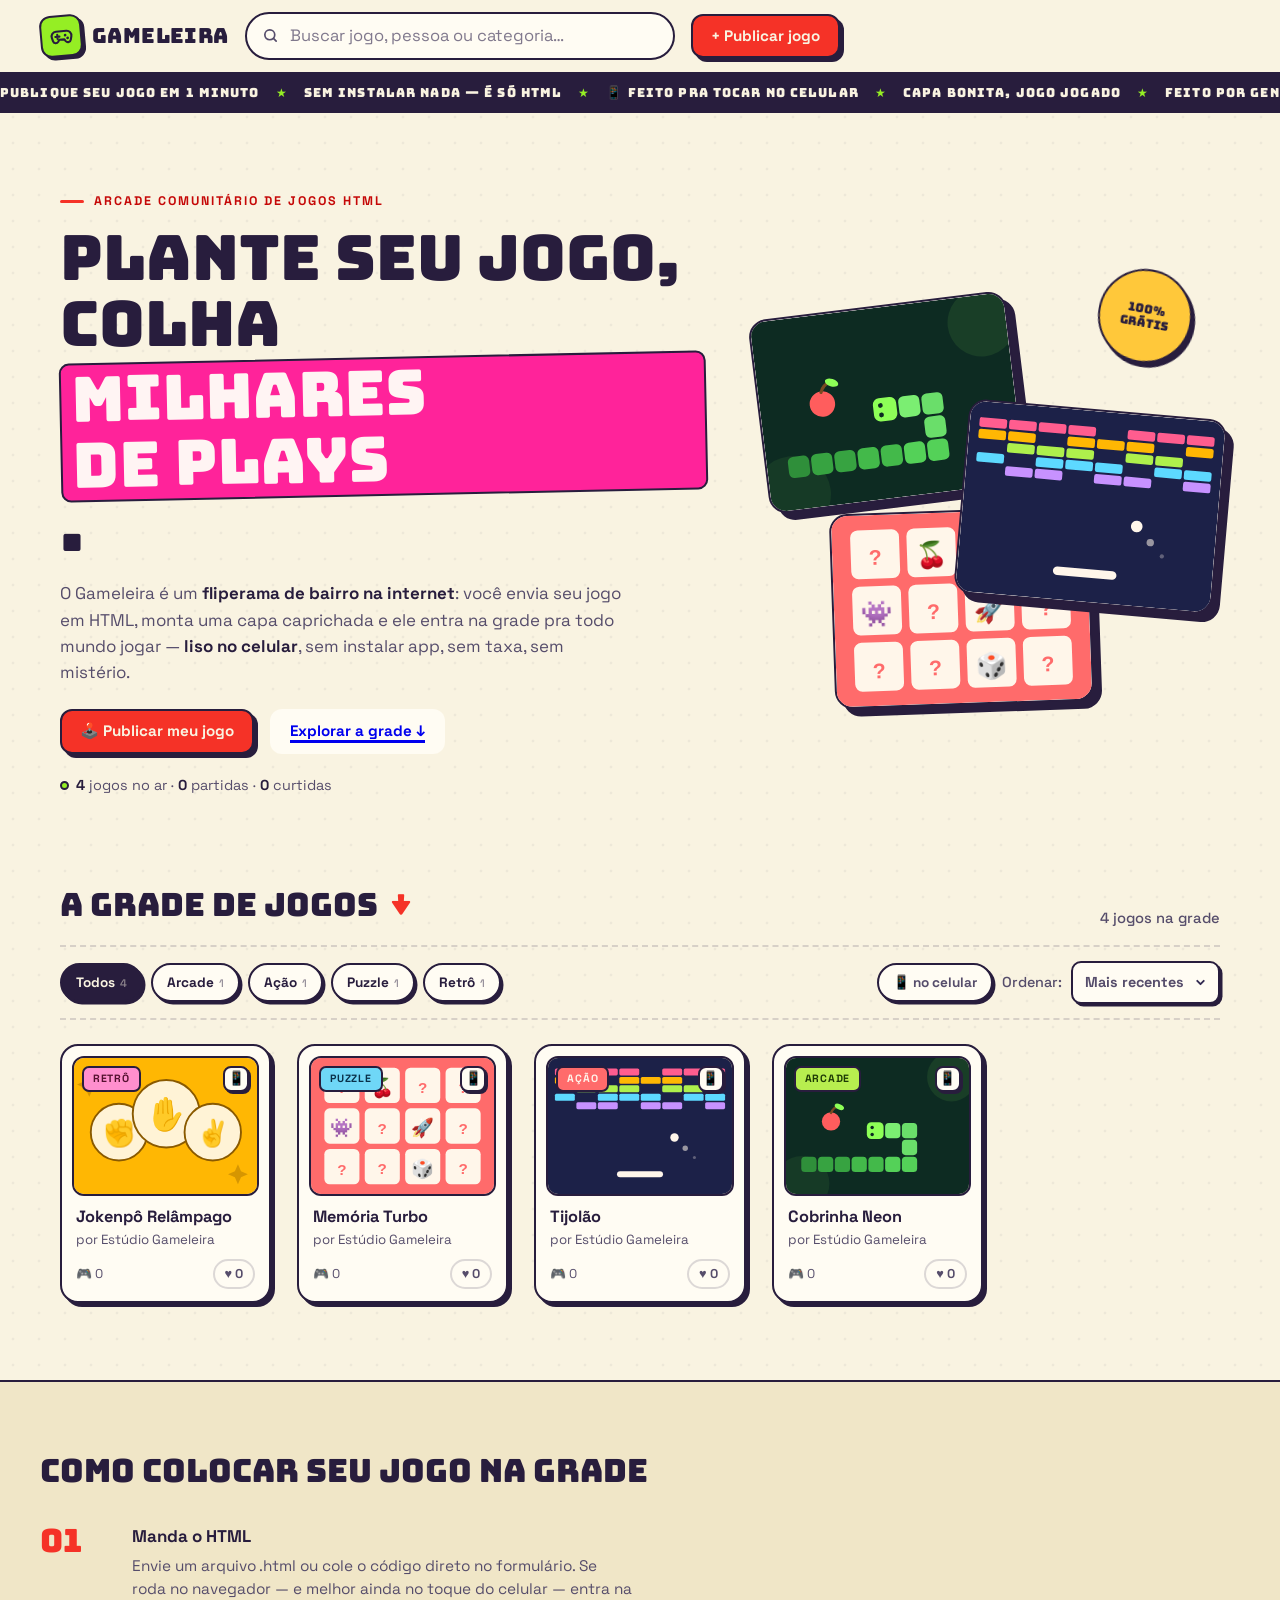
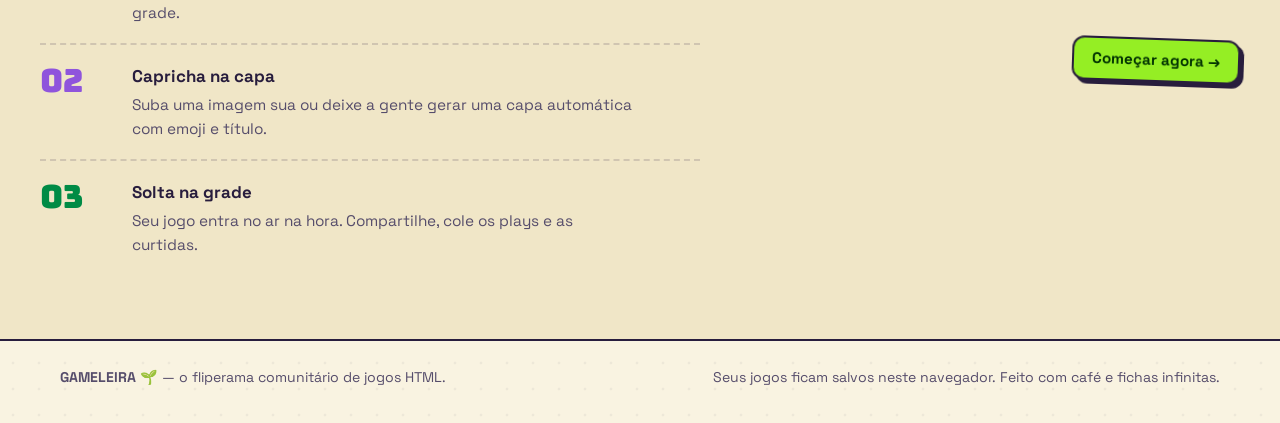
<file: index.html>
<!doctype html>
<html lang="pt-BR">
<head>
<meta charset="utf-8">
<meta name="viewport" content="width=device-width, initial-scale=1">
<title>Gameleira — jogos HTML grátis feitos pela comunidade</title>
<meta name="description" content="Jogue de graça no fliperama da comunidade: arcade, ação, puzzle e retrô direto no navegador. Publique seu jogo HTML em 1 minuto, sem instalar nada.">
<meta name="theme-color" content="#f7f0e2">
<link rel="canonical" href="https://caiaorj.github.io/gameleria/">

<!-- Open Graph / Facebook / WhatsApp -->
<meta property="og:type" content="website">
<meta property="og:site_name" content="Gameleira">
<meta property="og:locale" content="pt_BR">
<meta property="og:url" content="https://caiaorj.github.io/gameleria/">
<meta property="og:title" content="Gameleira — jogos HTML grátis feitos pela comunidade">
<meta property="og:description" content="Plante seu jogo, colhe plays: publique seu jogo HTML em 1 minuto e jogue de graça no fliperama da comunidade.">
<meta property="og:image" content="https://caiaorj.github.io/gameleria/og-image.png">
<meta property="og:image:width" content="1200">
<meta property="og:image:height" content="630">

<!-- Twitter / X -->
<meta name="twitter:card" content="summary_large_image">
<meta name="twitter:title" content="Gameleira — jogos HTML grátis feitos pela comunidade">
<meta name="twitter:description" content="Publique seu jogo HTML em 1 minuto e jogue de graça no fliperama da comunidade.">
<meta name="twitter:image" content="https://caiaorj.github.io/gameleria/og-image.png">

<!-- Dados estruturados (Google) -->
<script type="application/ld+json">
{
  "@context": "https://schema.org",
  "@type": "WebSite",
  "name": "Gameleira",
  "alternateName": "Gameleira — o fliperama da comunidade",
  "url": "https://caiaorj.github.io/gameleria/",
  "description": "Portal comunitário de jogos HTML grátis: jogue direto no navegador e publique seu próprio jogo em minutos.",
  "inLanguage": "pt-BR"
}
</script>

<link rel="icon" href="data:image/svg+xml,%3Csvg xmlns='http://www.w3.org/2000/svg' viewBox='0 0 100 100'%3E%3Ctext y='.9em' font-size='90'%3E🕹️%3C/text%3E%3C/svg%3E">
<link rel="apple-touch-icon" href="apple-touch-icon.png">
<link rel="manifest" href="manifest.json">
<link rel="preconnect" href="https://fonts.googleapis.com">
<link rel="preconnect" href="https://fonts.gstatic.com" crossorigin>
<link href="https://fonts.googleapis.com/css2?family=Bungee&family=Space+Grotesk:wght@400;500;700&display=swap" rel="stylesheet">
<link rel="stylesheet" href="styles.css">
</head>
<body id="topo">
<a class="skip-link" href="#grade">Pular para a grade de jogos</a>

<header class="topbar">
  <a class="logo" href="#topo" aria-label="Gameleira — início">
    <span class="logo-badge" aria-hidden="true">
      <svg viewBox="0 0 24 24" fill="none" stroke="currentColor" stroke-width="2" stroke-linecap="round" stroke-linejoin="round"><path d="M6 12h4M8 10v4"/><circle cx="15.5" cy="11" r="1.3" fill="currentColor" stroke="none"/><circle cx="17.7" cy="13.8" r="1.3" fill="currentColor" stroke="none"/><path d="M7 7h10a4.5 4.5 0 0 1 4.4 5.6l-.8 3.2a2.8 2.8 0 0 1-5 1L14.5 15h-5l-1.1 1.8a2.8 2.8 0 0 1-5-1l-.8-3.2A4.5 4.5 0 0 1 7 7Z"/></svg>
    </span>
    GAMELEIRA
  </a>
  <div class="search">
    <svg viewBox="0 0 24 24" width="17" height="17" fill="none" stroke="currentColor" stroke-width="2.4" stroke-linecap="round" aria-hidden="true"><circle cx="11" cy="11" r="7"/><path d="m20 20-3.8-3.8"/></svg>
    <input id="q" type="search" placeholder="Buscar jogo, pessoa ou categoria…" aria-label="Buscar jogos">
  </div>
  <button class="btn btn-primary" data-open-publish>+ Publicar jogo</button>
</header>

<div class="ticker" aria-hidden="true">
  <div class="ticker-track">
    <span>PUBLIQUE SEU JOGO EM 1 MINUTO<b>★</b>SEM INSTALAR NADA — É SÓ HTML<b>★</b>📱 FEITO PRA TOCAR NO CELULAR<b>★</b>CAPA BONITA, JOGO JOGADO<b>★</b>FEITO POR GENTE COMO VOCÊ<b>★</b></span>
    <span>PUBLIQUE SEU JOGO EM 1 MINUTO<b>★</b>SEM INSTALAR NADA — É SÓ HTML<b>★</b>📱 FEITO PRA TOCAR NO CELULAR<b>★</b>CAPA BONITA, JOGO JOGADO<b>★</b>FEITO POR GENTE COMO VOCÊ<b>★</b></span>
  </div>
</div>

<main>
  <!-- HERO -->
  <section class="hero">
    <div class="hero-copy">
      <p class="eyebrow">Arcade comunitário de jogos HTML</p>
      <h1>Plante seu jogo,<br>colha <span class="hl hl-pink">milhares de plays</span>.</h1>
      <p class="hero-sub">O Gameleira é um <b>fliperama de bairro na internet</b>: você envia seu jogo em HTML, monta uma capa caprichada e ele entra na grade pra todo mundo jogar — <b>liso no celular</b>, sem instalar app, sem taxa, sem mistério.</p>
      <div class="hero-cta">
        <button class="btn btn-primary" data-open-publish>🕹️ Publicar meu jogo</button>
        <a class="btn btn-ghost" href="#catalogo">Explorar a grade ↓</a>
      </div>
      <p class="hero-live"><span class="dot" aria-hidden="true"></span><b id="stat-games">0</b> jogos no ar · <b id="stat-plays">0</b> partidas · <b id="stat-likes">0</b> curtidas</p>
    </div>
    <div class="hero-art" aria-hidden="true">
      <div class="sticker">100%<br>GRÁTIS</div>
      <div class="float-card fc-1"><img id="art-1" alt=""></div>
      <div class="float-card fc-2"><img id="art-2" alt=""></div>
      <div class="float-card fc-3"><img id="art-3" alt=""></div>
    </div>
  </section>

  <!-- CATÁLOGO -->
  <section class="catalog" id="catalogo">
    <div class="catalog-head">
      <h2 class="section-title">A grade de jogos <span class="squig">↓</span></h2>
      <p class="count" id="count" role="status"></p>
    </div>
    <div class="toolbar">
      <div class="toolbar-left">
        <div class="chips" id="chips" aria-label="Filtrar por categoria"></div>
      </div>
      <div class="sort-wrap">
        <button class="chip" id="filter-mobile" type="button" aria-pressed="false">📱 no celular</button>
        <label for="sort">Ordenar:</label>
        <select id="sort">
          <option value="recentes">Mais recentes</option>
          <option value="plays">Mais jogados</option>
          <option value="likes">Mais curtidos</option>
          <option value="az">A → Z</option>
        </select>
      </div>
    </div>

    <div class="grid" id="grade">
      <noscript>
        <p><b>Ative o JavaScript para jogar!</b> O Gameleira é um portal de jogos HTML grátis: arcade, ação, puzzle, esporte e retrô direto no navegador — e você pode publicar o seu próprio jogo em minutos.</p>
      </noscript>
    </div>

    <div class="empty" id="empty" hidden>
      <span class="big" aria-hidden="true">🕹️</span>
      <h3>Nenhum jogo por aqui… ainda!</h3>
      <p>Essa grade está esperando o primeiro exemplar. Pode ser o seu.</p>
      <button class="btn btn-primary" data-open-publish>Publicar o primeiro jogo</button>
    </div>
  </section>

  <!-- COMO PUBLICAR -->
  <section class="how">
    <div class="how-inner">
      <div>
        <h2 class="section-title">Como colocar seu jogo na grade</h2>
        <ol class="steps">
          <li>
            <span class="step-num" aria-hidden="true">01</span>
            <div><h3>Manda o HTML</h3><p>Envie um arquivo .html ou cole o código direto no formulário. Se roda no navegador — e melhor ainda no toque do celular — entra na grade.</p></div>
          </li>
          <li>
            <span class="step-num" aria-hidden="true">02</span>
            <div><h3>Capricha na capa</h3><p>Suba uma imagem sua ou deixe a gente gerar uma capa automática com emoji e título.</p></div>
          </li>
          <li>
            <span class="step-num" aria-hidden="true">03</span>
            <div><h3>Solta na grade</h3><p>Seu jogo entra no ar na hora. Compartilhe, cole os plays e as curtidas.</p></div>
          </li>
        </ol>
      </div>
      <button class="btn btn-lime how-cta" data-open-publish>Começar agora →</button>
    </div>
  </section>
</main>

<footer>
  <div><b>GAMELEIRA</b> 🌱 — o fliperama comunitário de jogos HTML.</div>
  <div>Seus jogos ficam salvos neste navegador. Feito com café e fichas infinitas.</div>
</footer>

<!-- OVERLAY COMPARTILHADO -->
<div class="overlay" id="overlay"></div>

<!-- DRAWER: PUBLICAR JOGO -->
<aside class="drawer" id="drawer" role="dialog" aria-modal="true" aria-labelledby="drawer-title">
  <div class="drawer-head">
    <h2 id="drawer-title">Publicar jogo</h2>
    <button class="icon-btn" data-close-publish aria-label="Fechar formulário">✕</button>
  </div>
  <form id="pub-form" novalidate>
    <div class="field" id="f-title">
      <label for="p-title">Título do jogo <span class="req" aria-hidden="true">*</span></label>
      <input type="text" id="p-title" maxlength="40" placeholder="Ex.: Cobrinha Espacial" autocomplete="off">
      <p class="err">Dá um nome pro seu jogo (pelo menos 2 letras).</p>
    </div>

    <div class="field" id="f-author">
      <label for="p-author">Seu nome ou estúdio <span class="req" aria-hidden="true">*</span></label>
      <input type="text" id="p-author" maxlength="30" placeholder="Quem fez essa maravilha?" autocomplete="off">
      <p class="err">Conta pra galera quem fez.</p>
    </div>

    <div class="field">
      <label for="p-cat">Categoria</label>
      <select id="p-cat">
        <option>Arcade</option><option>Ação</option><option>Puzzle</option>
        <option>Esporte</option><option>Estratégia</option><option>Retrô</option><option>Outros</option>
      </select>
    </div>

    <div class="field">
      <label class="check">
        <input type="checkbox" id="p-mobile" checked>
        <span class="box" aria-hidden="true"></span>
        📱 Funciona no celular (controles por toque)
      </label>
      <p class="hint">A maioria da galera joga no telefone. Marque só se você testou no toque: eventos de pointer/touch, botões grandes, sem depender de teclado.</p>
    </div>

    <div class="field">
      <label for="p-desc">Descrição</label>
      <textarea id="p-desc" maxlength="160" placeholder="Uma frase que vende o peixe do seu jogo."></textarea>
    </div>

    <div class="field">
      <label for="p-howto">Controles / como se joga</label>
      <textarea id="p-howto" maxlength="220" placeholder="Ex.: deslize o dedo para mover · toque para pular · junte as estrelas antes do tempo acabar…"></textarea>
      <p class="hint">Aparece pra quem abrir o jogo, num painel "como se joga". Escreve como quem explica pra um amigo.</p>
    </div>

    <div class="field">
      <label>Capa</label>
      <div class="cover-picker">
        <div class="cover-preview"><img id="cover-preview" alt="Prévia da capa"></div>
        <div class="cover-opts">
          <div class="mini-row">
            <button type="button" class="mini-btn" id="btn-cover-upload">📁 Enviar imagem</button>
            <button type="button" class="mini-btn" id="btn-cover-auto">✨ Capa automática</button>
          </div>
          <input type="file" id="p-cover-file" accept="image/*" hidden>
          <p class="hint" id="cover-mode-hint">Sem imagem? A capa sai automática, com emoji e título:</p>
          <div class="emoji-row" id="emoji-row" aria-label="Escolher emoji da capa automática"></div>
        </div>
      </div>
    </div>

    <div class="field" id="f-game">
      <label>O jogo <span class="req" aria-hidden="true">*</span></label>
      <div class="seg" id="src-seg" role="tablist" aria-label="Como enviar o jogo">
        <button type="button" data-src="file" class="on">📄 Arquivo .html</button>
        <button type="button" data-src="code">⌨️ Colar código</button>
      </div>
      <div class="src-panel" id="src-file">
        <div class="dropzone" id="dropzone" tabindex="0" role="button" aria-label="Enviar arquivo do jogo: arraste aqui ou pressione Enter para escolher">
          <p class="dz-text">🎮 Arraste seu arquivo aqui<br>ou clique para escolher</p>
          <p class="fname" id="fname"></p>
        </div>
        <input type="file" id="p-game-file" accept=".html,.htm,text/html" hidden>
        <p class="hint">Um único arquivo .html com tudo dentro (CSS e JS inline). Até 3 MB.</p>
      </div>
      <div class="src-panel" id="src-code" hidden>
        <textarea id="p-code" class="code" spellcheck="false" placeholder="Cole aqui o HTML completo do jogo…"></textarea>
      </div>
      <p class="err" id="err-game">O jogo é a estrela: envia o arquivo ou cola o código.</p>
    </div>

    <button type="submit" class="btn btn-primary btn-block">🚀 Colocar na grade</button>
    <p class="hint center">Publicando, você confirma que o jogo é criação sua. Ele fica salvo neste navegador.</p>
  </form>
</aside>

<!-- INTERSTITIAL: anúncio entre a grade e o jogo -->
<div class="interstitial" id="interstitial" role="dialog" aria-modal="true" aria-label="Anúncio antes do jogo">
  <div class="ads-panel">
    <p class="ads-label">Publicidade · é assim que o fliperama se mantém 🕹️</p>
    <div class="ads-slot" id="ads-slot">
      <!-- ══════════════════════════════════════════════════════════════
           💰 COLE AQUI O CÓDIGO DA SUA REDE DE ANÚNCIOS
           (Adsterra, PropellerAds, GameDistribution, AdSense…)
           Enquanto não houver código, aparece o placeholder abaixo.
           ══════════════════════════════════════════════════════════════ -->
      <div class="ads-placeholder" aria-hidden="true">
        <span class="ads-ph-big">SEU ANÚNCIO AQUI</span>
        <span class="ads-ph-small">cole o código da rede de ads no lugar deste bloco</span>
      </div>
    </div>
    <div class="ads-timer" aria-hidden="true"><i id="ads-timer-bar"></i></div>
  </div>
  <div class="interstitial-foot">
    <p id="ads-countdown" aria-live="polite">Seu jogo abre em 5 segundos</p>
    <button class="btn btn-primary" id="ads-skip" disabled>Aguarde 5s…</button>
  </div>
</div>

<!-- STAGE: JOGADOR EM TELA CHEIA -->
<div class="stage" id="stage" role="dialog" aria-modal="true" aria-label="Jogo em execução">
  <div class="stage-bar">
    <button class="icon-btn" id="stage-back" aria-label="Voltar para a grade">←</button>
    <div class="stage-title">
      <h3 id="stage-name"></h3>
      <p id="stage-author"></p>
    </div>
    <button class="stage-like" id="stage-like" aria-label="Curtir este jogo">♥ <span id="stage-likes">0</span></button>
    <button class="icon-btn" id="stage-how" aria-label="Como se joga" aria-expanded="false" title="Como se joga">?</button>
    <button class="icon-btn" id="stage-full" aria-label="Alternar tela cheia" title="Tela cheia">⛶</button>
  </div>
  <div class="howto-panel" id="howto-panel" hidden></div>
  <div class="stage-body">
    <div class="frame-wrap" id="frame-wrap">
      <iframe id="stage-frame" title="Jogo" sandbox="allow-scripts allow-pointer-lock"></iframe>
    </div>
  </div>
</div>

<div class="toast" id="toast" role="status" aria-live="polite"></div>

<script src="games.js"></script>
<script src="app.js"></script>
</body>
</html>
</file>
<file: styles.css>
/* ════════════════════════════════════════════════════════════
   GAMELEIRA — fliperama de bairro na internet
   Tema: caixa de brinquedo neo-brutalista · OKLCH · Bungee+Grotesk
   ════════════════════════════════════════════════════════════ */

/* ---------- tokens ---------- */
:root{
  --paper: oklch(96.5% .025 92);
  --paper-2: oklch(92.5% .042 92);
  --card: oklch(99% .012 92);
  --ink: oklch(26% .06 298);
  --ink-2: oklch(44% .05 298);
  --ink-faint: oklch(26% .06 298 / .16);
  --tomato: oklch(63% .23 29);
  --tomato-deep: oklch(52% .21 29);
  --pink: oklch(67% .26 356);
  --lime: oklch(86% .23 132);
  --lime-ink: oklch(27% .12 140);
  --cyan: oklch(72% .13 206);
  --amber: oklch(86% .16 86);
  --violet: oklch(58% .2 300);
  --green-deep: oklch(55% .16 155);
  --shadow-ink: oklch(26% .06 298);

  --border: 2.5px solid var(--ink);
  --r-sm: 8px; --r-md: 12px; --r-lg: 18px;
  --ease-out: cubic-bezier(.22,1,.36,1);
  --font-display: 'Bungee','Arial Black',sans-serif;
  --font-body: 'Space Grotesk','Segoe UI',sans-serif;

  --sp-1: 4px; --sp-2: 8px; --sp-3: 12px; --sp-4: 16px;
  --sp-5: 24px; --sp-6: 32px; --sp-7: 48px; --sp-8: 72px;
}

/* ---------- base ---------- */
*,*::before,*::after{box-sizing:border-box}
html{scroll-behavior:smooth;-webkit-tap-highlight-color:transparent}
/* resposta imediata no toque + sem zoom de double-tap em controles */
button,a,select,input,label,summary{touch-action:manipulation}
body{
  margin:0;
  font-family:var(--font-body);
  font-size:16.5px;line-height:1.55;
  color:var(--ink);
  background:
    radial-gradient(oklch(26% .06 298 / .055) 1.5px, transparent 1.6px) 0 0/26px 26px,
    var(--paper);
  -webkit-font-smoothing:antialiased;
}
body.locked{overflow:hidden}
img{display:block;max-width:100%}
button{font:inherit;color:inherit;cursor:pointer;background:none;border:0;padding:0}
input,select,textarea{font:inherit;color:inherit}
[hidden]{display:none!important}
::selection{background:var(--amber)}
:focus-visible{outline:3px solid var(--cyan);outline-offset:2px;border-radius:6px}

.skip-link{position:absolute;left:-9999px;top:0;z-index:200;background:var(--ink);color:var(--paper);padding:10px 18px;border-radius:0 0 var(--r-md) 0;font-weight:700}
.skip-link:focus{left:0}

/* ---------- botões ---------- */
.btn{
  display:inline-flex;align-items:center;justify-content:center;gap:8px;
  font-weight:700;font-size:.95rem;line-height:1.2;
  padding:11px 18px;border:var(--border);border-radius:var(--r-md);
  background:var(--card);text-decoration:none;white-space:nowrap;
  box-shadow:4px 4px 0 var(--shadow-ink);
  transition:transform .13s var(--ease-out),box-shadow .13s var(--ease-out),background .13s;
}
.btn:hover{transform:translate(-2px,-2px);box-shadow:6px 6px 0 var(--shadow-ink)}
.btn:active{transform:translate(2px,2px);box-shadow:1px 1px 0 var(--shadow-ink)}
.btn-primary{background:var(--tomato);color:var(--paper)}
.btn-primary:hover{background:var(--tomato-deep)}
.btn-lime{background:var(--lime);color:var(--lime-ink)}
.btn-ghost{box-shadow:none;border-color:transparent;text-decoration:underline;text-underline-offset:4px;text-decoration-thickness:2.5px}
.btn-ghost:hover{transform:none;box-shadow:none;color:var(--tomato-deep)}
.btn-block{width:100%}

.icon-btn{
  display:grid;place-items:center;flex:none;
  width:40px;height:40px;border:var(--border);border-radius:10px;
  background:var(--card);font-size:1.05rem;line-height:1;
  box-shadow:2.5px 2.5px 0 var(--shadow-ink);
  transition:transform .12s var(--ease-out),box-shadow .12s var(--ease-out);
}
.icon-btn:hover{transform:translate(-1px,-1px);box-shadow:4px 4px 0 var(--shadow-ink)}
.icon-btn:active{transform:translate(1px,1px);box-shadow:1px 1px 0 var(--shadow-ink)}

/* ---------- topbar ---------- */
.topbar{
  position:sticky;top:0;z-index:40;
  display:flex;align-items:center;gap:16px;
  /* respeita o notch/ilha dinâmica do iPhone */
  padding:12px clamp(16px,4vw,40px);
  padding-top:max(12px, env(safe-area-inset-top));
  background:var(--paper);
  border-bottom:var(--border);
}
.logo{
  display:flex;align-items:center;gap:10px;flex:none;
  font-family:var(--font-display);font-size:1.3rem;letter-spacing:.02em;
  color:var(--ink);text-decoration:none;
}
.logo-badge{
  display:grid;place-items:center;width:42px;height:42px;
  background:var(--lime);color:var(--ink);
  border:var(--border);border-radius:11px;
  box-shadow:3px 3px 0 var(--shadow-ink);
  transform:rotate(-5deg);
  transition:transform .2s var(--ease-out);
}
.logo:hover .logo-badge{transform:rotate(4deg) scale(1.06)}
.logo-badge svg{width:25px;height:25px}
.search{
  flex:1;max-width:430px;display:flex;align-items:center;gap:9px;
  background:var(--card);border:var(--border);border-radius:999px;
  padding:8px 15px;color:var(--ink-2);
  transition:border-color .15s,box-shadow .15s;
}
.search:focus-within{border-color:var(--tomato);box-shadow:3px 3px 0 var(--tomato)}
.search svg{flex:none}
.search input{flex:1;min-width:0;border:0;background:none;outline:none;color:var(--ink)}
.search input::placeholder{color:var(--ink-2);opacity:.75}

/* ---------- ticker ---------- */
.ticker{background:var(--ink);color:var(--paper);overflow:hidden;border-bottom:var(--border)}
.ticker-track{display:flex;width:max-content;animation:ticker 26s linear infinite}
.ticker:hover .ticker-track{animation-play-state:paused}
.ticker span{
  font-family:var(--font-display);font-size:.78rem;letter-spacing:.09em;
  padding:9px 0;white-space:nowrap;
}
.ticker b{color:var(--lime);font-weight:400;padding:0 16px}
@keyframes ticker{to{transform:translateX(-50%)}}

/* ---------- hero ---------- */
.hero{
  display:grid;grid-template-columns:minmax(0,7fr) minmax(0,5fr);
  gap:clamp(24px,4vw,56px);align-items:center;
  max-width:1240px;margin:0 auto;
  padding:clamp(32px,6vw,72px) clamp(16px,4vw,40px) clamp(24px,4vw,48px);
}
.eyebrow{
  display:inline-flex;align-items:center;gap:10px;margin:0 0 14px;
  font-weight:700;font-size:.78rem;letter-spacing:.16em;text-transform:uppercase;
  color:var(--tomato-deep);
}
.eyebrow::before{content:'';width:24px;height:3px;border-radius:2px;background:var(--tomato)}
h1{
  margin:0 0 18px;
  font-family:var(--font-display);font-weight:400;
  font-size:clamp(1.9rem,5.2vw,3.9rem);line-height:1.06;
  text-wrap:balance;
}
.hl{display:inline-block;padding:.02em .16em;border-radius:.16em;border:2.5px solid var(--ink)}
.hl-pink{background:var(--pink);color:oklch(98% .02 20);transform:rotate(-1.2deg)}
.hl-lime{background:var(--lime);color:var(--lime-ink)}
.hero-sub{max-width:52ch;margin:0 0 24px;font-size:1.06rem;color:var(--ink-2)}
.hero-sub b{color:var(--ink)}
.hero-cta{display:flex;flex-wrap:wrap;align-items:center;gap:16px;margin-bottom:20px}
.hero-live{margin:0;font-size:.9rem;color:var(--ink-2)}
.hero-live b{color:var(--ink)}
.dot{
  display:inline-block;width:9px;height:9px;margin-right:7px;
  border-radius:50%;background:var(--lime);border:2px solid var(--ink);
  animation:pulse 2s var(--ease-out) infinite;
}
@keyframes pulse{50%{transform:scale(1.4)}}

.hero-art{position:relative;min-height:430px}
.float-card{
  position:absolute;width:min(56%,262px);overflow:hidden;
  background:var(--card);border:var(--border);border-radius:var(--r-lg);
  box-shadow:8px 8px 0 var(--shadow-ink);
}
.float-card img{width:100%;aspect-ratio:4/3;object-fit:cover}
.fc-1{top:7%;left:0;rotate:-7deg;animation:floaty 7s ease-in-out infinite alternate}
.fc-2{top:31%;right:0;rotate:5deg;z-index:2;animation:floaty 6s .6s ease-in-out infinite alternate}
.fc-3{bottom:0;left:16%;rotate:-2deg;animation:floaty 8s .3s ease-in-out infinite alternate}
@keyframes floaty{from{translate:0 -7px}to{translate:0 9px}}
.sticker{
  position:absolute;top:-6px;right:6%;z-index:3;
  width:94px;height:94px;border-radius:50%;
  display:grid;place-items:center;text-align:center;
  background:var(--amber);border:var(--border);
  box-shadow:4px 4px 0 var(--shadow-ink);
  font-family:var(--font-display);font-size:.74rem;line-height:1.2;
  rotate:10deg;animation:floaty 5s .2s ease-in-out infinite alternate;
}

/* ---------- catálogo ---------- */
.catalog{
  max-width:1240px;margin:0 auto;
  padding:clamp(20px,3vw,36px) clamp(16px,4vw,40px) clamp(44px,6vw,80px);
}
.catalog-head{
  display:flex;flex-wrap:wrap;align-items:end;justify-content:space-between;
  gap:8px 20px;margin-bottom:16px;
}
.section-title{margin:0;font-family:var(--font-display);font-weight:400;font-size:clamp(1.35rem,2.6vw,2rem)}
.section-title .squig{color:var(--tomato)}
.count{margin:0;font-size:.92rem;color:var(--ink-2);font-weight:500}

.toolbar{
  display:flex;flex-wrap:wrap;gap:14px;
  align-items:center;justify-content:space-between;
  padding:14px 0;margin-bottom:24px;
  border-block:2px dashed var(--ink-faint);
}
.chips{display:flex;flex-wrap:wrap;gap:8px}
.chip{
  padding:7px 14px;border:var(--border);border-radius:999px;
  background:var(--card);font-weight:700;font-size:.85rem;
  box-shadow:2.5px 2.5px 0 var(--shadow-ink);
  transition:transform .12s var(--ease-out),background .12s,color .12s;
}
.chip:hover{transform:translate(-1px,-1px)}
.chip.on{background:var(--ink);color:var(--paper)}
.chip .n{opacity:.5;font-weight:500;margin-left:5px;font-size:.8em}
.sort-wrap{display:flex;align-items:center;gap:9px;font-size:.9rem;color:var(--ink-2);font-weight:500}
select{
  appearance:none;font-weight:700;
  border:var(--border);border-radius:10px;
  padding:8px 34px 8px 12px;
  background:var(--card) url("data:image/svg+xml,%3Csvg xmlns='http://www.w3.org/2000/svg' width='14' height='14' viewBox='0 0 24 24' fill='none' stroke='%23332b52' stroke-width='3.5' stroke-linecap='round' stroke-linejoin='round'%3E%3Cpath d='M6 9l6 6 6-6'/%3E%3C/svg%3E") no-repeat right 11px center/13px;
  box-shadow:2.5px 2.5px 0 var(--shadow-ink);
  cursor:pointer;
}

/* ---------- grade de jogos ---------- */
.grid{
  display:grid;
  grid-template-columns:repeat(auto-fill,minmax(196px,1fr));
  gap:clamp(14px,2.2vw,26px);
}
.card{
  display:flex;flex-direction:column;
  background:var(--card);
  border:var(--border);border-radius:var(--r-lg);
  padding:10px 10px 12px;
  box-shadow:4px 4px 0 var(--shadow-ink);
  transition:transform .16s var(--ease-out),box-shadow .16s var(--ease-out);
  animation:rise .5s var(--ease-out) both;
  animation-delay:calc(var(--i,0) * 30ms);
}
@keyframes rise{from{opacity:0;translate:0 18px}to{opacity:1;translate:0 0}}
.card:hover{transform:translate(-3px,-3px) rotate(-.35deg);box-shadow:8px 8px 0 var(--acc,var(--shadow-ink))}
.card.just-published{animation:rise .5s var(--ease-out) both,hype 1.3s var(--ease-out) .1s 2}
@keyframes hype{
  0%{box-shadow:4px 4px 0 var(--shadow-ink),0 0 0 0 var(--amber)}
  100%{box-shadow:4px 4px 0 var(--shadow-ink),0 0 0 26px oklch(86% .16 86 / 0)}
}

.cover{
  position:relative;display:block;width:100%;aspect-ratio:4/3;
  padding:0;overflow:hidden;background:var(--paper-2);
  border:2px solid var(--ink);border-radius:var(--r-md);
}
.cover img{width:100%;height:100%;object-fit:cover;transition:transform .4s var(--ease-out)}
.card:hover .cover img{transform:scale(1.055)}
.cat-tag{
  position:absolute;top:8px;left:8px;
  padding:3px 9px;border:2px solid var(--ink);border-radius:7px;
  font-size:.66rem;font-weight:700;letter-spacing:.07em;text-transform:uppercase;
}
/* selo de jogável no celular */
.mob-tag{
  position:absolute;top:8px;right:8px;
  display:grid;place-items:center;width:26px;height:26px;
  font-size:.85rem;line-height:1;
  background:var(--card);border:2px solid var(--ink);border-radius:8px;
  box-shadow:2px 2px 0 var(--shadow-ink);
}
.play-pill{
  position:absolute;left:50%;bottom:10px;
  display:inline-flex;align-items:center;gap:6px;
  padding:8px 15px;border-radius:999px;
  background:var(--ink);color:var(--paper);border:2px solid var(--paper);
  font-family:var(--font-display);font-size:.76rem;letter-spacing:.04em;
  opacity:0;translate:-50% 10px;pointer-events:none;
  transition:opacity .18s var(--ease-out),translate .18s var(--ease-out);
}
@media (hover:hover){
  .card:hover .play-pill,.cover:focus-visible .play-pill{opacity:1;translate:-50% 0}
}
@media (hover:none){
  .play-pill{opacity:1;left:auto;right:8px;bottom:8px;translate:0 0;font-size:.62rem;padding:6px 10px}
}

.meta{padding:11px 4px 0;min-width:0}
.meta h3{
  margin:0;font-size:1.02rem;line-height:1.25;font-weight:700;
  white-space:nowrap;overflow:hidden;text-overflow:ellipsis;
}
.author{margin:2px 0 9px;font-size:.83rem;color:var(--ink-2);white-space:nowrap;overflow:hidden;text-overflow:ellipsis}
.foot{display:flex;align-items:center;gap:8px;font-size:.8rem;color:var(--ink-2)}
.plays{margin-right:auto;display:inline-flex;align-items:center;gap:4px}
.like{
  display:inline-flex;align-items:center;gap:5px;flex:none;
  padding:3px 10px;border:2px solid var(--ink-faint);border-radius:999px;
  font-weight:700;transition:transform .12s var(--ease-out),background .12s,color .12s,border-color .12s;
}
.like:hover{border-color:var(--pink);color:var(--pink);transform:translateY(-1px)}
.like.on{background:var(--pink);border-color:var(--ink);color:oklch(98% .02 20)}
.del{flex:none;font-size:.74rem;color:var(--ink-2);text-decoration:underline dotted;text-underline-offset:3px}
.del:hover{color:var(--tomato-deep)}

/* vazio */
.empty{
  display:grid;place-items:center;gap:8px;text-align:center;
  padding:56px 24px;border:3px dashed var(--ink-faint);border-radius:var(--r-lg);
}
.empty .big{font-size:2.8rem;line-height:1}
.empty h3{margin:6px 0 0;font-family:var(--font-display);font-weight:400;font-size:1.2rem}
.empty p{margin:0 0 14px;color:var(--ink-2);max-width:44ch}

/* ---------- como publicar ---------- */
.how{
  background:var(--paper-2);
  border-block:var(--border);
  padding:clamp(28px,5vw,64px) clamp(16px,4vw,40px);
}
.how-inner{
  max-width:1240px;margin:0 auto;
  display:grid;grid-template-columns:1fr auto;gap:32px;align-items:center;
}
.steps{list-style:none;margin:20px 0 0;padding:0;max-width:660px}
.steps li{
  display:grid;grid-template-columns:74px 1fr;gap:18px;align-items:start;
  padding:18px 0;border-top:2px dashed var(--ink-faint);
}
.steps li:first-child{border-top:0;padding-top:8px}
.step-num{font-family:var(--font-display);font-size:2rem;line-height:1.1;color:var(--tomato)}
.steps li:nth-child(2) .step-num{color:var(--violet)}
.steps li:nth-child(3) .step-num{color:var(--green-deep)}
.steps h3{margin:0 0 4px;font-size:1.06rem}
.steps p{margin:0;color:var(--ink-2);font-size:.96rem;max-width:50ch}
.how-cta{rotate:2deg;justify-self:end}

/* ---------- footer ---------- */
footer{
  max-width:1240px;margin:0 auto;
  display:flex;flex-wrap:wrap;gap:8px 32px;justify-content:space-between;
  padding:26px clamp(16px,4vw,40px) 34px;
  font-size:.88rem;color:var(--ink-2);
}

/* ---------- overlay + drawer ---------- */
.overlay{
  position:fixed;inset:0;z-index:60;
  background:oklch(20% .05 298 / .55);
  opacity:0;pointer-events:none;
  transition:opacity .25s var(--ease-out);
}
.overlay.open{opacity:1;pointer-events:auto}

.drawer{
  position:fixed;top:0;right:0;bottom:0;z-index:70;
  width:min(540px,100%);
  background:var(--paper);border-left:var(--border);
  overflow-y:auto;overscroll-behavior:contain;
  translate:105% 0;transition:translate .34s var(--ease-out);
}
.drawer.open{translate:0 0}
.drawer-head{
  position:sticky;top:0;z-index:2;
  display:flex;align-items:center;justify-content:space-between;gap:12px;
  padding:16px 22px;background:var(--paper);border-bottom:var(--border);
}
.drawer-head h2{margin:0;font-family:var(--font-display);font-weight:400;font-size:1.25rem}
.drawer form{display:grid;gap:20px;padding:22px}

.field label{display:block;margin-bottom:7px;font-weight:700;font-size:.8rem;text-transform:uppercase;letter-spacing:.09em}
.req{color:var(--tomato)}
.field input[type=text],.field select,.field textarea{
  width:100%;padding:10px 13px;
  background:var(--card);border:var(--border);border-radius:10px;
}
.field input::placeholder,.field textarea::placeholder{color:var(--ink-2);opacity:.65}
.field textarea{resize:vertical;min-height:74px}
.field textarea.code{font-family:ui-monospace,Consolas,monospace;font-size:.86rem;min-height:150px}
/* checkbox "funciona no celular" no mesmo idioma visual */
.check{
  display:flex;align-items:center;gap:10px;cursor:pointer;
  font-size:.95rem;font-weight:700;text-transform:none;letter-spacing:0;
  margin-bottom:0;
}
.check input{position:absolute;opacity:0;width:1px;height:1px}
.check .box{
  flex:none;width:26px;height:26px;position:relative;
  background:var(--card);border:var(--border);border-radius:8px;
  box-shadow:2.5px 2.5px 0 var(--shadow-ink);
  transition:background .12s;
}
.check .box::after{
  content:'✓';position:absolute;inset:0;display:grid;place-items:center;
  font-weight:900;font-size:1rem;color:var(--lime-ink);
  opacity:0;transform:scale(.5);
  transition:opacity .12s var(--ease-out),transform .15s var(--ease-out);
}
.check input:checked + .box{background:var(--lime)}
.check input:checked + .box::after{opacity:1;transform:scale(1)}
.check input:focus-visible + .box{outline:3px solid var(--cyan);outline-offset:2px}

.hint{margin:6px 0 0;font-size:.8rem;color:var(--ink-2)}
.hint.center{text-align:center}
.err{display:none;margin:7px 0 0;font-size:.82rem;font-weight:700;color:var(--tomato-deep)}
.field.invalid .err{display:block}
.field.invalid input,.field.invalid textarea,.field.invalid .seg{border-color:var(--tomato)}

.mini-row{display:flex;flex-wrap:wrap;gap:8px}
.mini-btn{
  padding:7px 13px;border:2px solid var(--ink);border-radius:999px;
  background:var(--card);font-weight:700;font-size:.84rem;
  transition:transform .12s var(--ease-out),background .12s;
}
.mini-btn:hover{transform:translateY(-1px);background:var(--amber)}
.cover-picker{display:flex;flex-wrap:wrap;gap:16px;align-items:flex-start}
.cover-preview{
  flex:none;width:172px;aspect-ratio:4/3;overflow:hidden;
  border:var(--border);border-radius:10px;background:var(--paper-2);
  box-shadow:3px 3px 0 var(--shadow-ink);rotate:-1.5deg;
}
.cover-preview img{width:100%;height:100%;object-fit:cover}
.cover-opts{display:grid;gap:9px;flex:1;min-width:210px}
.emoji-row{display:flex;flex-wrap:wrap;gap:6px}
.emoji-btn{
  width:40px;height:40px;display:grid;place-items:center;font-size:1.3rem;
  border:2px solid var(--ink-faint);border-radius:10px;background:var(--card);
  transition:transform .12s var(--ease-out),border-color .12s,background .12s;
}
.emoji-btn:hover{transform:translateY(-2px)}
.emoji-btn.on{border-color:var(--ink);background:var(--amber);box-shadow:2px 2px 0 var(--shadow-ink)}

.seg{display:grid;grid-template-columns:1fr 1fr;background:var(--card);border:var(--border);border-radius:var(--r-md);overflow:hidden}
.seg button{padding:11px 8px;font-weight:700;font-size:.9rem;transition:background .12s}
.seg button + button{border-left:var(--border)}
.seg button.on{background:var(--amber)}
.src-panel{margin-top:12px}
.dropzone{
  padding:22px 16px;text-align:center;cursor:pointer;
  background:var(--card);border:3px dashed var(--ink-faint);border-radius:var(--r-md);
  transition:border-color .15s,background .15s;
}
.dropzone:hover,.dropzone.drag{border-color:var(--tomato);background:oklch(63% .23 29 / .06)}
.dz-text{margin:0 0 4px;color:var(--ink-2)}
.fname{margin:0;font-weight:700;word-break:break-all}

/* ---------- interstitial (anúncio entre partidas) ---------- */
.interstitial{
  position:fixed;inset:0;z-index:75;overflow:auto;
  display:grid;grid-template-rows:auto auto;align-content:center;justify-items:center;
  gap:24px;padding:24px;
  background:
    radial-gradient(oklch(96% .02 92 / .045) 1.5px, transparent 1.6px) 0 0/26px 26px,
    oklch(15% .04 298 / .97);
  opacity:0;pointer-events:none;
  transition:opacity .22s var(--ease-out);
}
.interstitial.open{opacity:1;pointer-events:auto}
.ads-panel{
  width:min(760px,94vw);
  display:grid;gap:14px;
  background:var(--paper);border:var(--border);border-radius:var(--r-lg);
  box-shadow:10px 10px 0 oklch(10% .03 298 / .55);
  padding:16px 16px 18px;
}
.ads-label{
  margin:0;text-align:center;
  font-size:.72rem;font-weight:700;letter-spacing:.16em;text-transform:uppercase;
  color:var(--ink-2);
}
.ads-slot{
  display:grid;place-items:center;min-height:250px;overflow:hidden;
  background:var(--card);border:2px solid var(--ink-faint);border-radius:var(--r-md);
}
.ads-slot > *:not(.ads-placeholder){width:100%;height:100%}
.ads-placeholder{
  width:100%;min-height:250px;display:grid;place-items:center;gap:8px;text-align:center;padding:20px;
  background:repeating-linear-gradient(-45deg, oklch(92% .04 92) 0 18px, oklch(87% .05 92) 18px 36px);
}
.ads-ph-big{font-family:var(--font-display);font-size:clamp(1.1rem,3vw,1.7rem);color:var(--ink-2)}
.ads-ph-small{font-size:.8rem;color:var(--ink-2);opacity:.75}
.ads-timer{height:7px;border-radius:4px;overflow:hidden;background:oklch(26% .06 298 / .12)}
#ads-timer-bar{display:block;height:100%;background:var(--tomato);transform-origin:left;animation:ad-shrink 5s linear forwards}
@keyframes ad-shrink{from{transform:scaleX(1)}to{transform:scaleX(0)}}
.interstitial-foot{
  width:min(760px,94vw);
  display:flex;flex-wrap:wrap;align-items:center;justify-content:space-between;gap:14px;
  color:var(--paper);
}
.interstitial-foot p{margin:0;font-weight:500}
#ads-skip:disabled{opacity:.55;cursor:not-allowed}
#ads-skip:disabled:hover,#ads-skip:disabled:active{transform:none;box-shadow:4px 4px 0 var(--shadow-ink)}

/* ---------- stage (jogador) ---------- */
.stage{
  position:fixed;inset:0;z-index:80;
  display:grid;grid-template-rows:auto auto 1fr;
  background:oklch(22% .05 298);
  opacity:0;pointer-events:none;
  transition:opacity .22s var(--ease-out);
}
.stage.open{opacity:1;pointer-events:auto}
.stage-bar{
  display:flex;align-items:center;gap:12px;
  padding:10px clamp(12px,3vw,28px);
  background:var(--paper);border-bottom:var(--border);
}
.stage-title{margin-right:auto;min-width:0}
.stage-title h3{margin:0;font-size:1.04rem;white-space:nowrap;overflow:hidden;text-overflow:ellipsis}
.stage-title p{margin:0;font-size:.8rem;color:var(--ink-2);white-space:nowrap;overflow:hidden;text-overflow:ellipsis}
.stage-like{
  display:inline-flex;align-items:center;gap:6px;flex:none;
  padding:8px 15px;border:var(--border);border-radius:999px;
  background:var(--card);font-weight:700;
  box-shadow:2.5px 2.5px 0 var(--shadow-ink);
  transition:transform .12s var(--ease-out),background .12s,color .12s;
}
.stage-like:hover{transform:translate(-1px,-1px)}
.stage-like.on{background:var(--pink);color:oklch(98% .02 20)}
#stage-how[aria-expanded="true"]{background:var(--amber)}

/* painel "como se joga" */
.howto-panel{
  background:var(--amber);
  border-bottom:var(--border);
  padding:10px clamp(12px,3vw,28px);
  font-size:.92rem;font-weight:600;line-height:1.5;
  animation:panel-in .18s var(--ease-out);
}
.howto-panel::before{
  content:'🎮 COMO SE JOGA · ';
  font-weight:700;letter-spacing:.06em;
}
@keyframes panel-in{from{opacity:0;translate:0 -8px}to{opacity:1;translate:0 0}}
.stage-body{min-height:0;display:grid;place-items:center;padding:clamp(10px,2.4vw,26px)}
.frame-wrap{
  width:min(96vw,1080px);height:min(100%,780px);
  overflow:hidden;border:3px solid var(--ink);border-radius:14px;
  background:oklch(18% .04 298);
  box-shadow:9px 9px 0 oklch(12% .04 298 / .6);
}
.stage.open .frame-wrap{animation:zoom-in .3s var(--ease-out)}
@keyframes zoom-in{from{scale:.965;opacity:.3}to{scale:1;opacity:1}}
.frame-wrap iframe{display:block;width:100%;height:100%;border:0}

/* ---------- toast ---------- */
.toast{
  position:fixed;left:50%;bottom:22px;z-index:90;
  max-width:min(90vw,480px);text-align:center;
  padding:12px 20px;border-radius:var(--r-md);
  background:var(--ink);color:var(--paper);border:2.5px solid var(--paper);
  font-weight:700;
  box-shadow:4px 4px 0 oklch(15% .04 298 / .45);
  opacity:0;translate:-50% 16px;pointer-events:none;
  transition:opacity .2s var(--ease-out),translate .26s var(--ease-out);
}
.toast.show{opacity:1;translate:-50% 0}

/* ---------- responsivo ---------- */
@media (max-width:920px){
  .hero{grid-template-columns:1fr}
  .hero-art{max-width:500px;min-height:360px}
  .how-inner{grid-template-columns:1fr}
  .how-cta{justify-self:start}
}
@media (max-width:720px){
  .topbar{flex-wrap:wrap;gap:10px 14px}
  .search{order:3;flex-basis:100%;max-width:none}
  .grid{grid-template-columns:repeat(auto-fill,minmax(150px,1fr))}
  .steps li{grid-template-columns:54px 1fr;gap:12px}
  .step-num{font-size:1.6rem}
  .stage-title p{display:none}
  /* alvos de toque confortáveis pro dedão (≥44px) */
  .icon-btn{width:44px;height:44px}
  .stage-like{min-height:44px;padding:8px 16px}
  .chip{padding:9px 15px}
  .stage-bar{padding-bottom:max(10px, env(safe-area-inset-bottom))}
  .drawer-head{padding-top:max(16px, env(safe-area-inset-top))}
}

/* ---------- movimento reduzido ---------- */
@media (prefers-reduced-motion: reduce){
  html{scroll-behavior:auto}
  *,*::before,*::after{
    animation-duration:.01ms!important;
    animation-iteration-count:1!important;
    transition-duration:.01ms!important;
  }
  .ticker-track{animation:none;width:auto}
}
</file>
